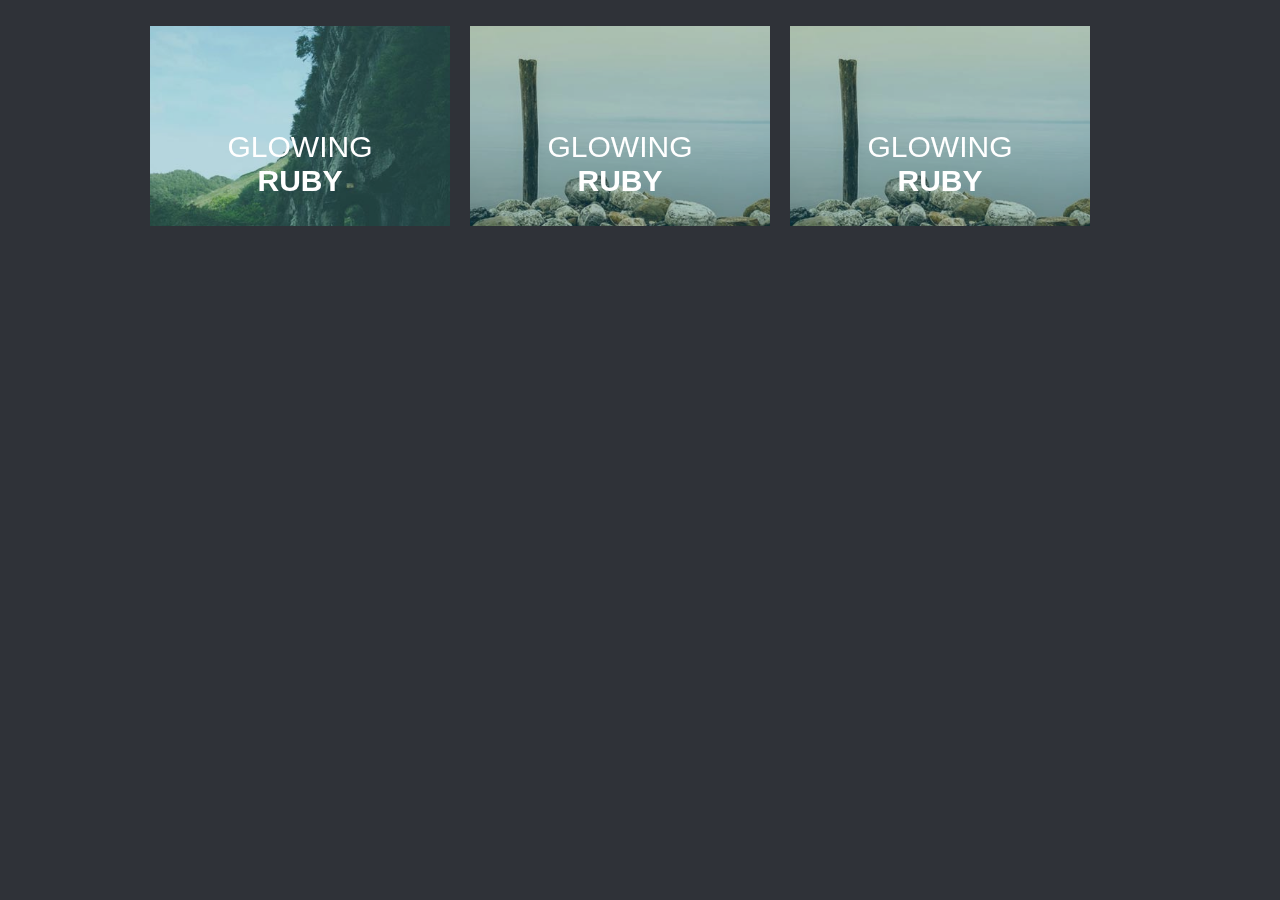
<file: 42300/index.html>
<!DOCTYPE html>
<html lang="en" class="no-js">
<head>
<meta charset="UTF-8" />
<meta http-equiv="X-UA-Compatible" content="IE=edge"> 
<meta name="viewport" content="width=device-width, initial-scale=1"> 
<title>鼠标悬停事件 - xw素材网</title>
<link rel="stylesheet" type="text/css" href="css/normalize.css" />
<link rel="stylesheet" type="text/css" href="css/demo.css" />
<!--必要样式-->
<link rel="stylesheet" type="text/css" href="css/set1.css" />
<!--[if IE]>
<script src="http://html5shiv.googlecode.com/svn/trunk/html5.js"></script>
<![endif]-->
</head>
<body>
<div class="container">
	<div class="content">
		<div class="grid">
			<figure class="effect-ruby">
				<img src="img/13.jpg" alt="img13"/>
				<figcaption>
					<h2>Glowing <span>Ruby</span></h2>
					<p>Ruby did not need any help. Everybody knew that.</p>
					<a href="#">View more</a>
				</figcaption>			
			</figure>
			<figure class="effect-ruby">
				<img src="img/14.jpg" alt="img14"/>
				<figcaption>
					<h2>Glowing <span>Ruby</span></h2>
					<p>Ruby did not need any help. Everybody knew that.</p>
					<a href="#">View more</a>
				</figcaption>			
			</figure>
			<figure class="effect-ruby">
				<img src="img/14.jpg" alt="img14"/>
				<figcaption>
					<h2>Glowing <span>Ruby</span></h2>
					<p>Ruby did not need any help. Everybody knew that.</p>
					<a href="#">View more</a>
				</figcaption>
			</figure>
		</div>
	</div>
	</div>
<script type="text/javascript">
// For Demo purposes only (show hover effect on mobile devices)
[].slice.call( document.querySelectorAll('a[href="#"') ).forEach( function(el) {
	el.addEventListener( 'click', function(ev) { ev.preventDefault(); } );
} );
</script>
</body>
</html>
</file>
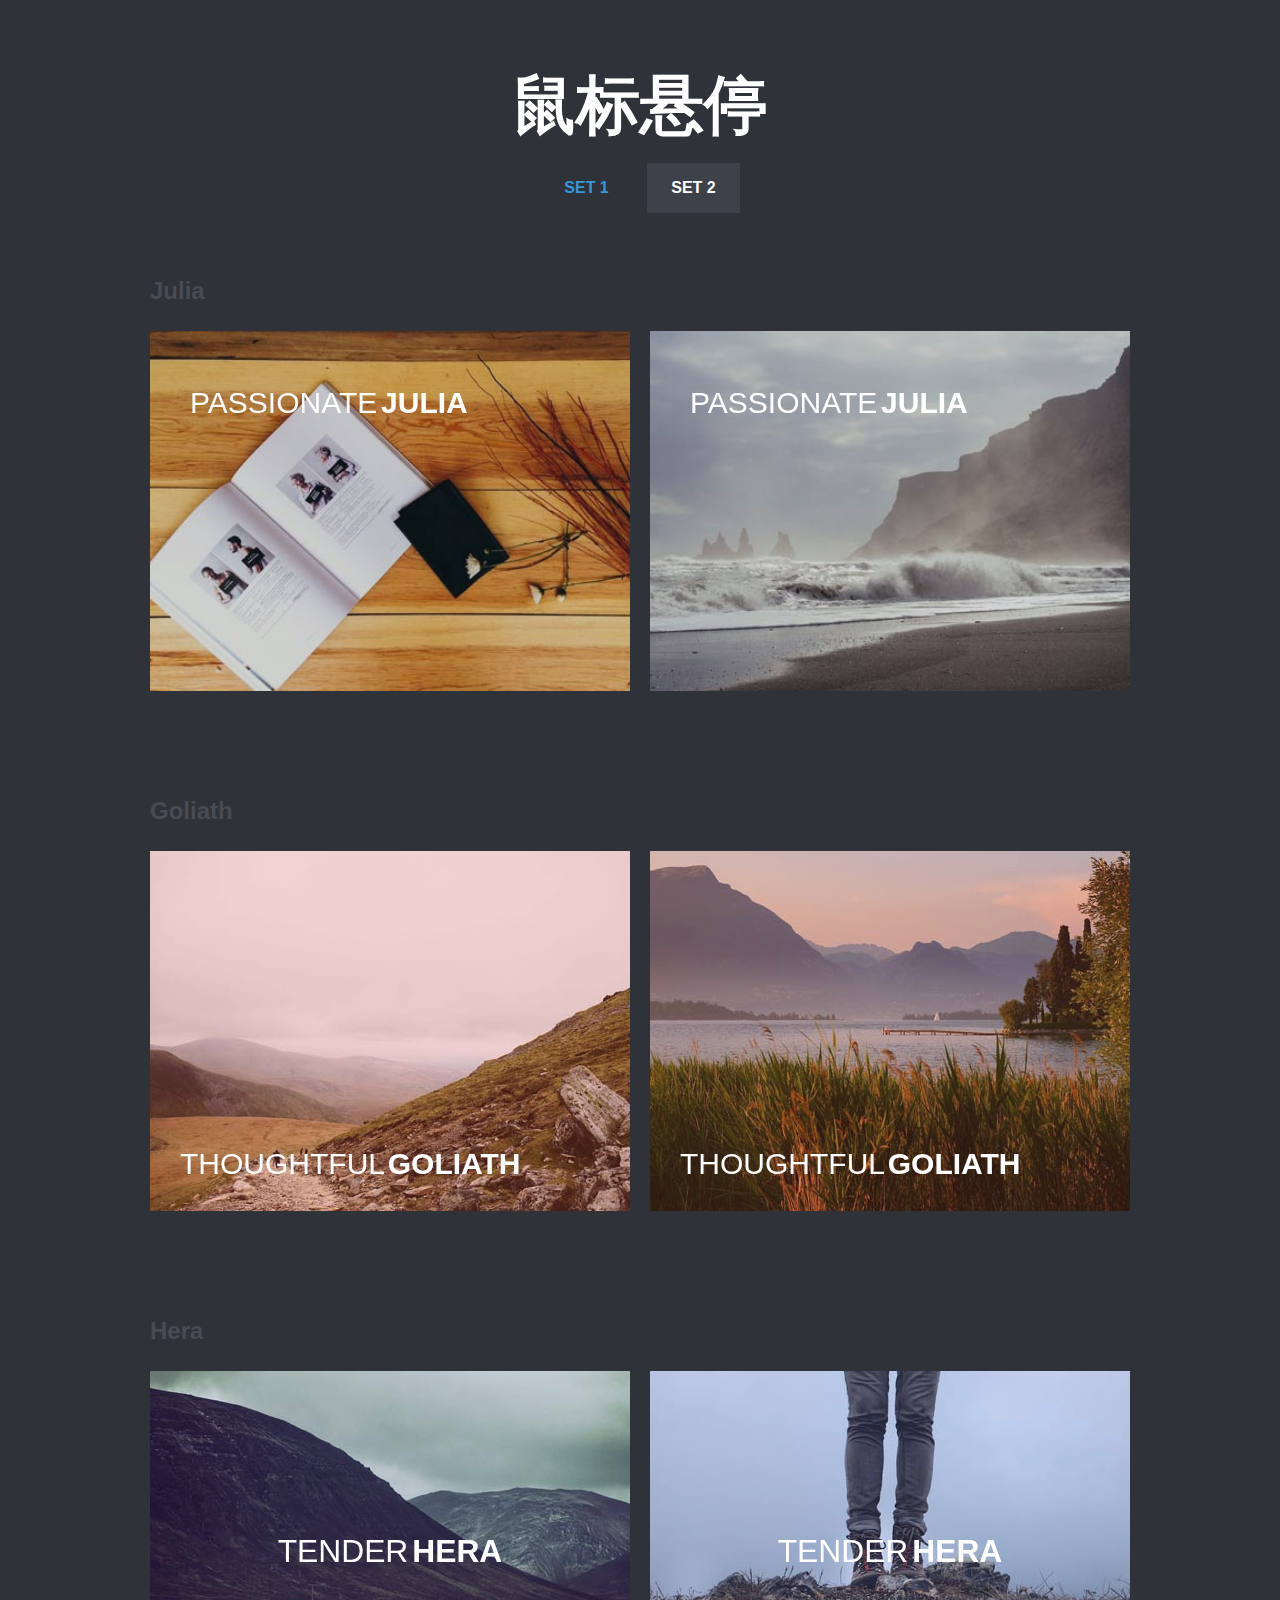
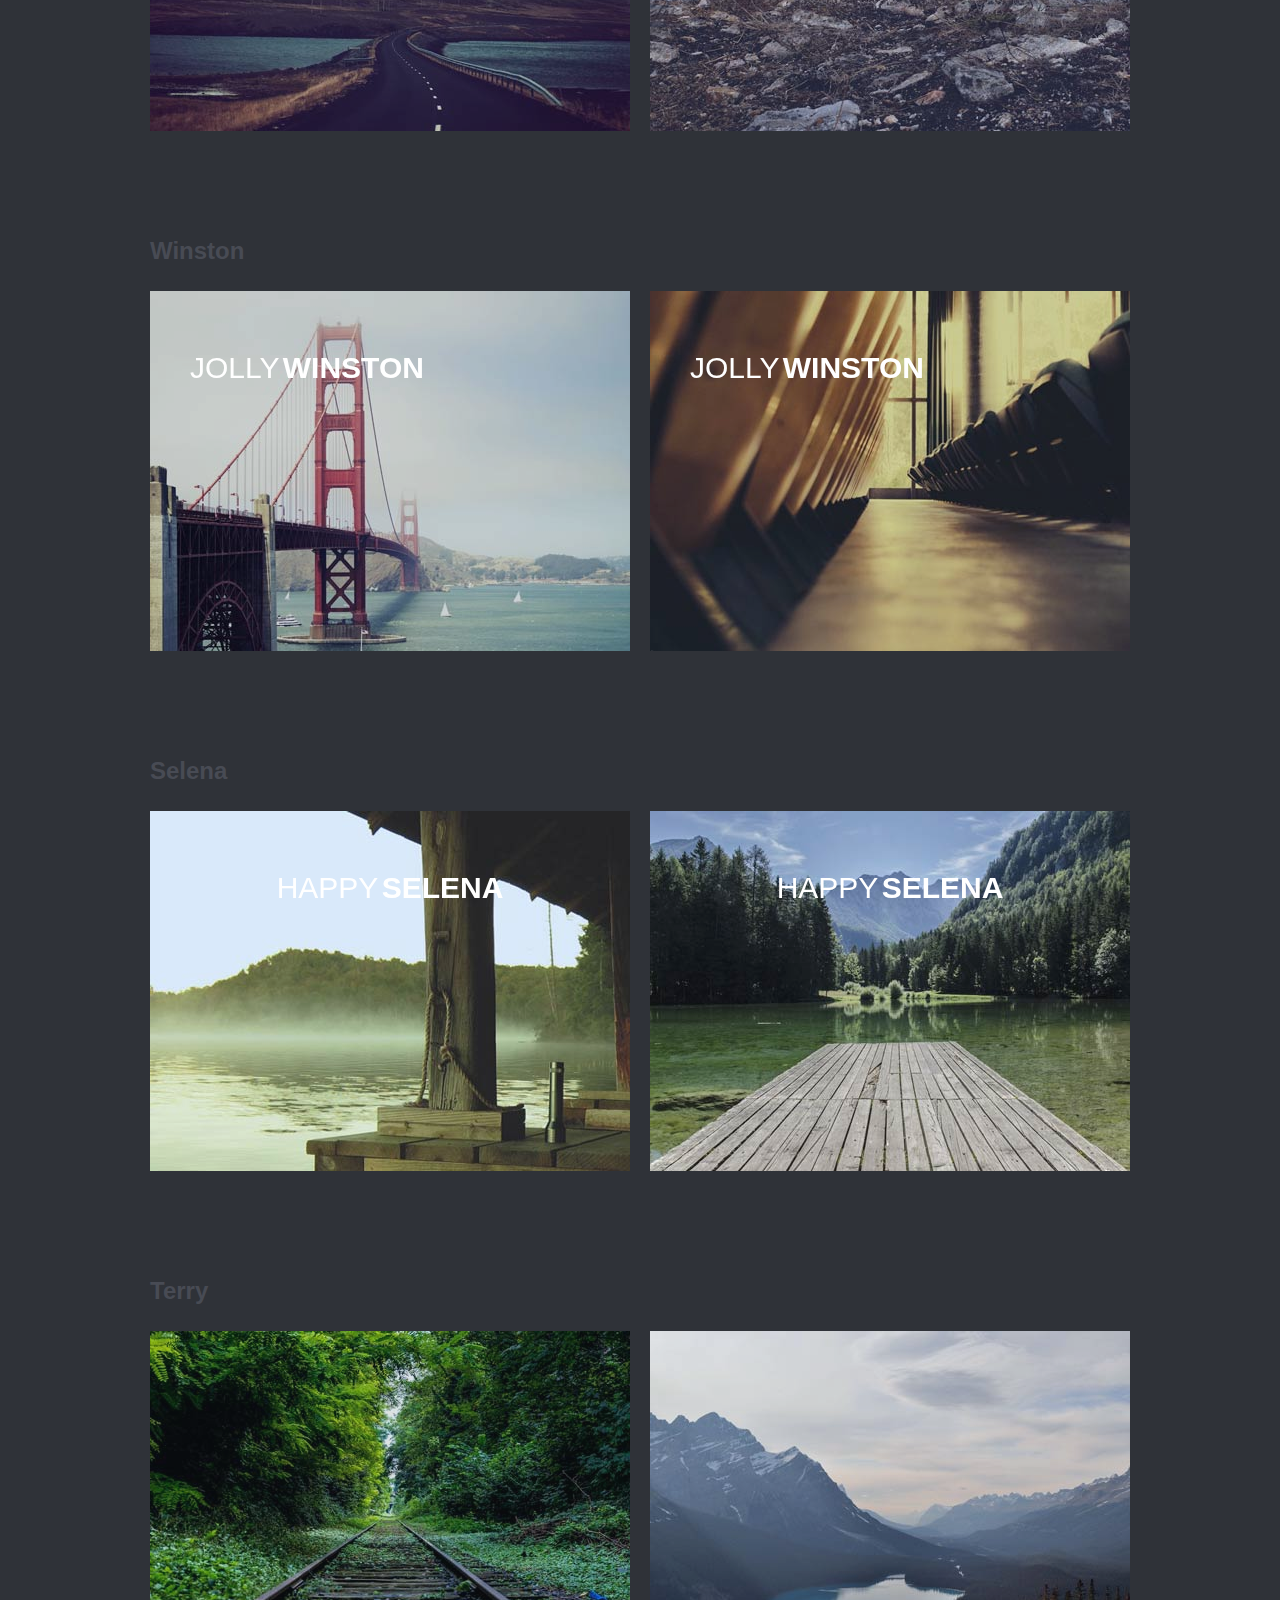
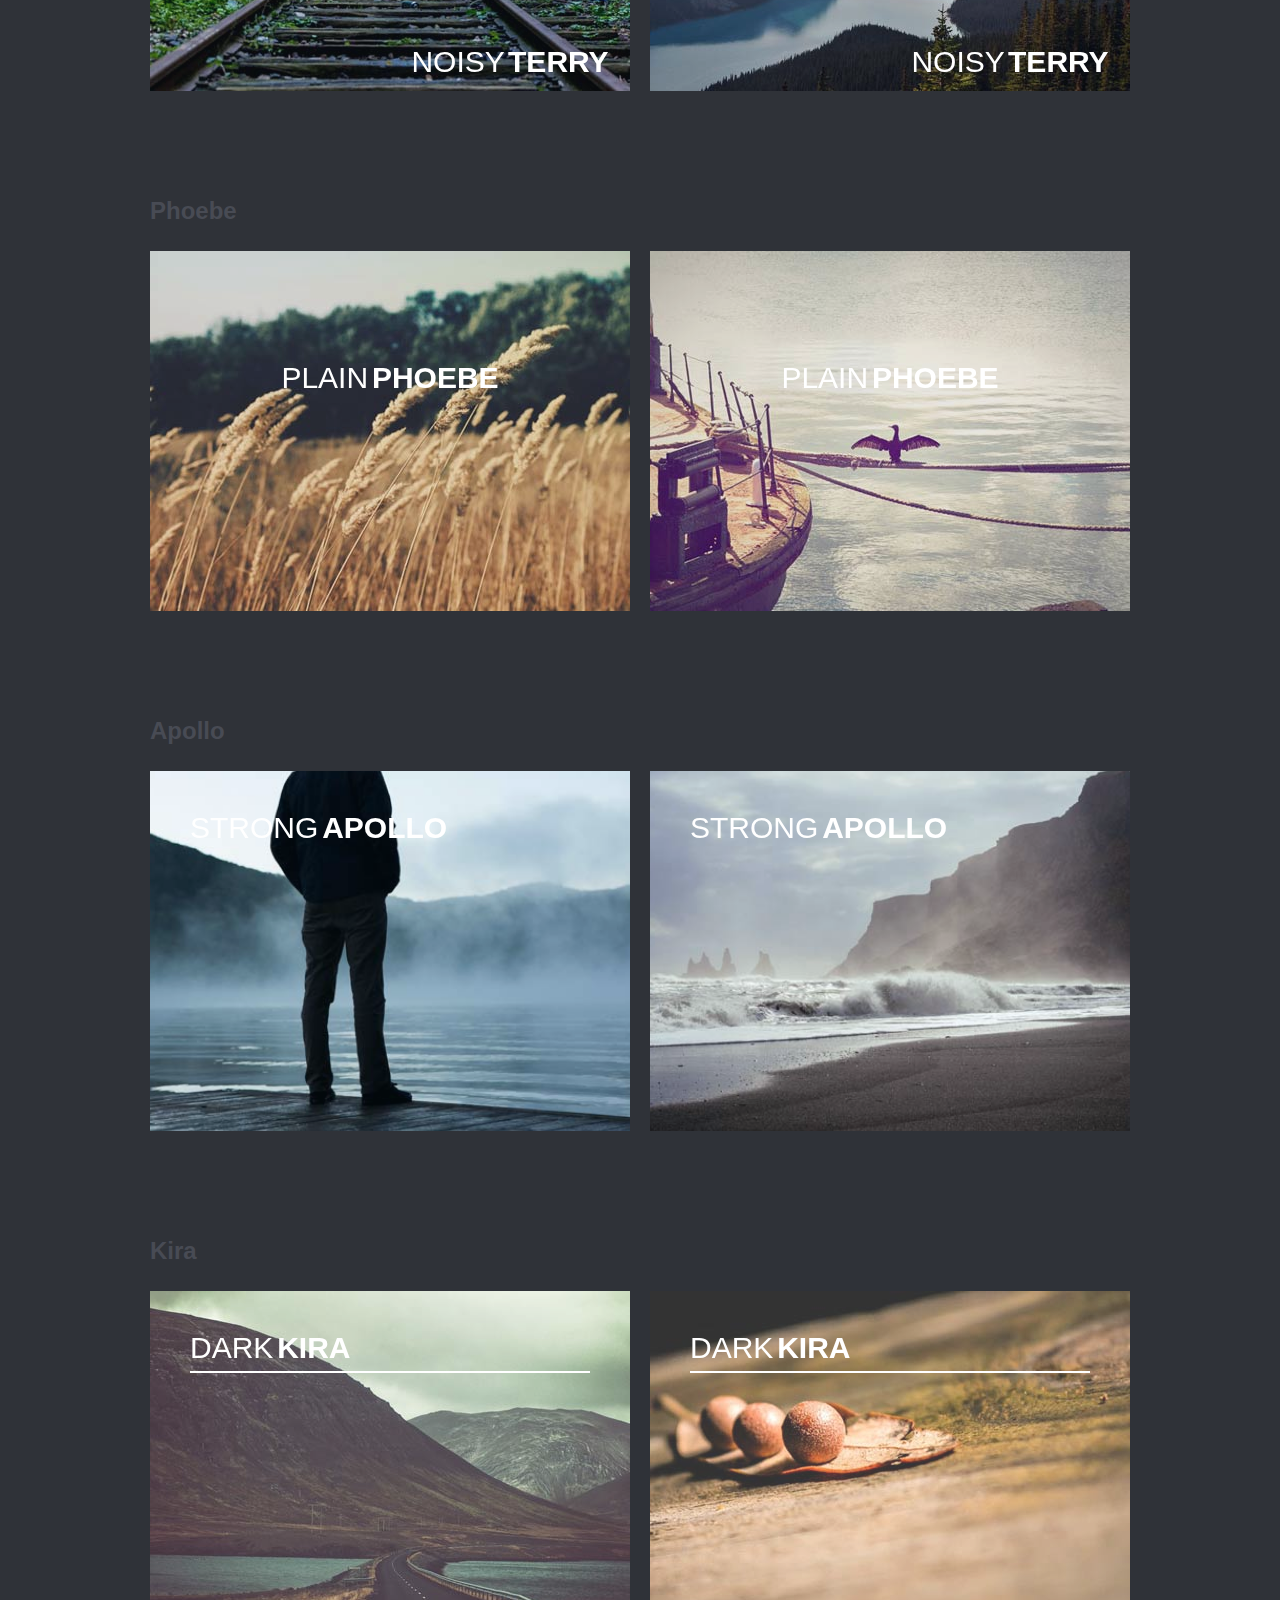
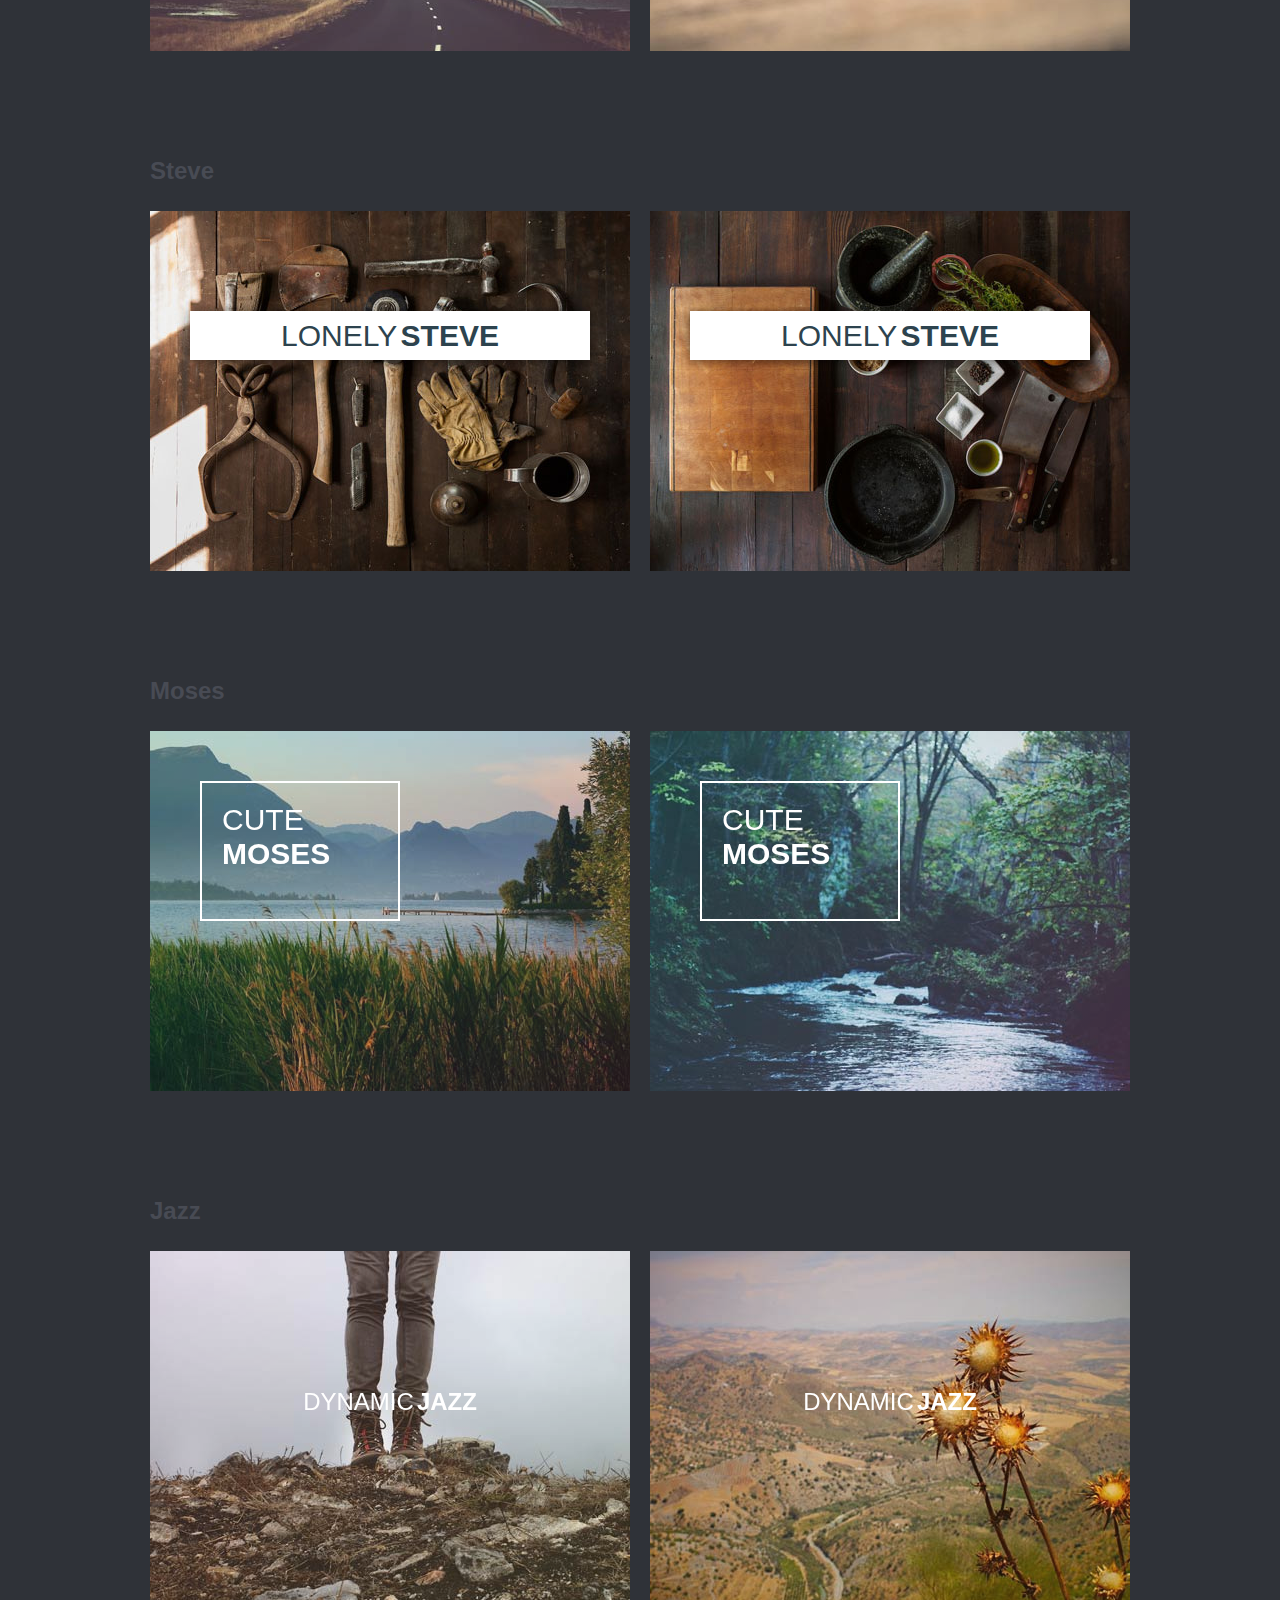
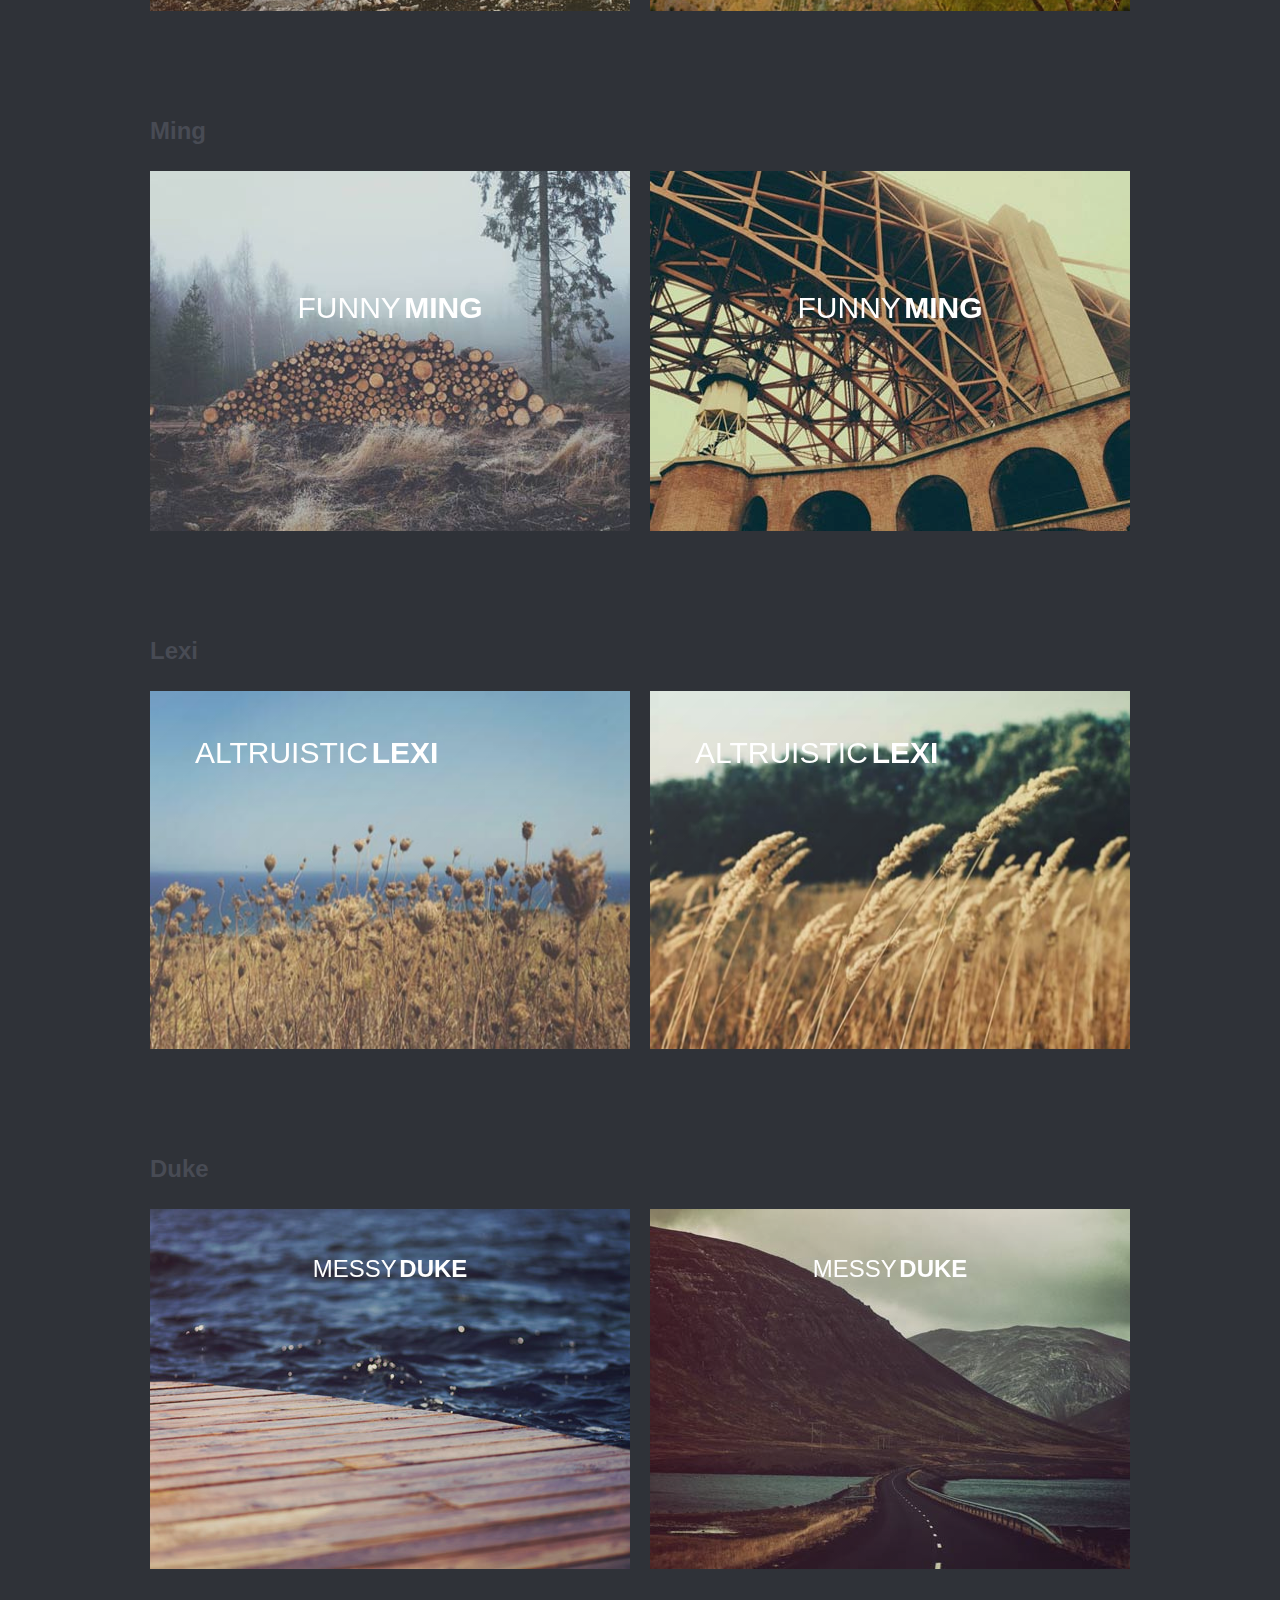
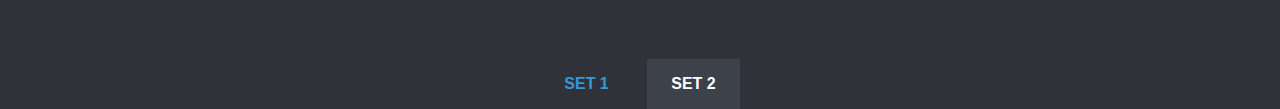
<file: 42300/index2.html>
<!DOCTYPE html>
<html lang="en" class="no-js">
<head>
<meta charset="UTF-8" />
<meta http-equiv="X-UA-Compatible" content="IE=edge"> 
<meta name="viewport" content="width=device-width, initial-scale=1"> 
<title>鼠标悬停事件 | Set 2</title>

<link rel="stylesheet" type="text/css" href="css/normalize.css" />
<link rel="stylesheet" type="text/css" href="css/demo.css" />

<!--必要样式-->
<link rel="stylesheet" type="text/css" href="css/set2.css" />
<link rel="stylesheet" type="text/css" href="fonts/font-awesome-4.2.0/css/font-awesome.min.css" />

<!--[if IE]>
<script src="http://html5shiv.googlecode.com/svn/trunk/html5.js"></script>
<![endif]-->

</head>
<body>

<div class="container">

	<header class="codrops-header">
		<h1>鼠标悬停</h1>
		<nav class="codrops-demos">
			<a href="index.html">Set 1</a>
			<a class="current-demo" href="index2.html">Set 2</a>
		</nav>
	</header>
	
	<div class="content">
	
		<h2>Julia</h2>
		<div class="grid">
			<figure class="effect-julia">
				<img src="img/21.jpg" alt="img21"/>
				<figcaption>
					<h2>Passionate <span>Julia</span></h2>
					<div>
						<p>Julia dances in the deep dark</p>
						<p>She loves the smell of the ocean</p>
						<p>And dives into the morning light</p>
					</div>
					<a href="#">View more</a>
				</figcaption>			
			</figure>
			<figure class="effect-julia">
				<img src="img/22.jpg" alt="img22"/>
				<figcaption>
					<h2>Passionate <span>Julia</span></h2>
					<div>
						<p>Julia dances in the deep dark</p>
						<p>She loves the smell of the ocean</p>
						<p>And dives into the morning light</p>
					</div>
					<a href="#">View more</a>
				</figcaption>			
			</figure>
		</div>
		
		<h2>Goliath</h2>
		<div class="grid">
			<figure class="effect-goliath">
				<img src="img/23.jpg" alt="img23"/>
				<figcaption>
					<h2>Thoughtful <span>Goliath</span></h2>
					<p>When Goliath comes out, you should run.</p>
					<a href="#">View more</a>
				</figcaption>			
			</figure>
			<figure class="effect-goliath">
				<img src="img/24.jpg" alt="img24"/>
				<figcaption>
					<h2>Thoughtful <span>Goliath</span></h2>
					<p>When Goliath comes out, you should run.</p>
					<a href="#">View more</a>
				</figcaption>			
			</figure>
		</div>
		
		<h2>Hera</h2>
		<div class="grid">
			<figure class="effect-hera">
				<img src="img/17.jpg" alt="img17"/>
				<figcaption>
					<h2>Tender <span>Hera</span></h2>
					<p>
						<a href="#"><i class="fa fa-fw fa-file-pdf-o"></i></a>
						<a href="#"><i class="fa fa-fw fa-file-image-o"></i></a>
						<a href="#"><i class="fa fa-fw fa-file-archive-o"></i></a>
						<a href="#"><i class="fa fa-fw fa-file-code-o"></i></a>
					</p>
				</figcaption>			
			</figure>
			<figure class="effect-hera">
				<img src="img/25.jpg" alt="img25"/>
				<figcaption>
					<h2>Tender <span>Hera</span></h2>
					<p>
						<a href="#"><i class="fa fa-fw fa-file-pdf-o"></i></a>
						<a href="#"><i class="fa fa-fw fa-file-image-o"></i></a>
						<a href="#"><i class="fa fa-fw fa-file-archive-o"></i></a>
						<a href="#"><i class="fa fa-fw fa-file-code-o"></i></a>
					</p>
				</figcaption>			
			</figure>
		</div>
		
		<h2>Winston</h2>
		<div class="grid">
			<figure class="effect-winston">
				<img src="img/30.jpg" alt="img30"/>
				<figcaption>
					<h2>Jolly <span>Winston</span></h2>
					<p>
						<a href="#"><i class="fa fa-fw fa-star-o"></i></a>
						<a href="#"><i class="fa fa-fw fa-comments-o"></i></a>
						<a href="#"><i class="fa fa-fw fa-envelope-o"></i></a>
					</p>
				</figcaption>			
			</figure>
			<figure class="effect-winston">
				<img src="img/1.jpg" alt="img01"/>
				<figcaption>
					<h2>Jolly <span>Winston</span></h2>
					<p>
						<a href="#"><i class="fa fa-fw fa-star-o"></i></a>
						<a href="#"><i class="fa fa-fw fa-comments-o"></i></a>
						<a href="#"><i class="fa fa-fw fa-envelope-o"></i></a>
					</p>
				</figcaption>			
			</figure>
		</div>
		
		<h2>Selena</h2>
		<div class="grid">
			<figure class="effect-selena">
				<img src="img/10.jpg" alt="img10"/>
				<figcaption>
					<h2>Happy <span>Selena</span></h2>
					<p>Selena is a tiny-winged bird.</p>
					<a href="#">View more</a>
				</figcaption>			
			</figure>
			<figure class="effect-selena">
				<img src="img/31.jpg" alt="img31"/>
				<figcaption>
					<h2>Happy <span>Selena</span></h2>
					<p>Selena is a tiny-winged bird.</p>
					<a href="#">View more</a>
				</figcaption>			
			</figure>
		</div>
		
		<h2>Terry</h2>
		<div class="grid">
			<figure class="effect-terry">
				<img src="img/16.jpg" alt="img16"/>
				<figcaption>
					<h2>Noisy <span>Terry</span></h2>
					<p>
						<a href="#"><i class="fa fa-fw fa-download"></i></a>
						<a href="#"><i class="fa fa-fw fa-heart"></i></a>
						<a href="#"><i class="fa fa-fw fa-share"></i></a>
						<a href="#"><i class="fa fa-fw fa-tags"></i></a>
					</p>
				</figcaption>			
			</figure>
			<figure class="effect-terry">
				<img src="img/26.jpg" alt="img26"/>
				<figcaption>
					<h2>Noisy <span>Terry</span></h2>
					<p>
						<a href="#"><i class="fa fa-fw fa-download"></i></a>
						<a href="#"><i class="fa fa-fw fa-heart"></i></a>
						<a href="#"><i class="fa fa-fw fa-share"></i></a>
						<a href="#"><i class="fa fa-fw fa-tags"></i></a>
					</p>
				</figcaption>			
			</figure>
		</div>
		
		<h2>Phoebe</h2>
		<div class="grid">
			<figure class="effect-phoebe">
				<img src="img/3.jpg" alt="img03"/>
				<figcaption>
					<h2>Plain <span>Phoebe</span></h2>
					<p>
						<a href="#"><i class="fa fa-fw fa-user"></i></a>
						<a href="#"><i class="fa fa-fw fa-heart"></i></a>
						<a href="#"><i class="fa fa-fw fa-cog"></i></a>
					</p>
				</figcaption>			
			</figure>
			<figure class="effect-phoebe">
				<img src="img/7.jpg" alt="img07"/>
				<figcaption>
					<h2>Plain <span>Phoebe</span></h2>
					<p>
						<a href="#"><i class="fa fa-fw fa-user"></i></a>
						<a href="#"><i class="fa fa-fw fa-heart"></i></a>
						<a href="#"><i class="fa fa-fw fa-cog"></i></a>
					</p>
				</figcaption>			
			</figure>
		</div>
		
		<h2>Apollo</h2>
		<div class="grid">
			<figure class="effect-apollo">
				<img src="img/18.jpg" alt="img18"/>
				<figcaption>
					<h2>Strong <span>Apollo</span></h2>
					<p>Apollo's last game of pool was so strange.</p>
					<a href="#">View more</a>
				</figcaption>			
			</figure>
			<figure class="effect-apollo">
				<img src="img/22.jpg" alt="img22"/>
				<figcaption>
					<h2>Strong <span>Apollo</span></h2>
					<p>Apollo's last game of pool was so strange.</p>
					<a href="#">View more</a>
				</figcaption>			
			</figure>
		</div>
		
		<h2>Kira</h2>
		<div class="grid">
			<figure class="effect-kira">
				<img src="img/17.jpg" alt="img17"/>
				<figcaption>
					<h2>Dark <span>Kira</span></h2>
					<p>
						<a href="#"><i class="fa fa-fw fa-home"></i></a>
						<a href="#"><i class="fa fa-fw fa-download"></i></a>
						<a href="#"><i class="fa fa-fw fa-heart"></i></a>
						<a href="#"><i class="fa fa-fw fa-share"></i></a>
					</p>
				</figcaption>			
			</figure>
			<figure class="effect-kira">
				<img src="img/5.jpg" alt="img05"/>
				<figcaption>
					<h2>Dark <span>Kira</span></h2>
					<p>
						<a href="#"><i class="fa fa-fw fa-home"></i></a>
						<a href="#"><i class="fa fa-fw fa-download"></i></a>
						<a href="#"><i class="fa fa-fw fa-heart"></i></a>
						<a href="#"><i class="fa fa-fw fa-share"></i></a>
					</p>
				</figcaption>			
			</figure>
		</div>
		
		<h2>Steve</h2>
		<div class="grid">
			<figure class="effect-steve">
				<img src="img/29.jpg" alt="img29"/>
				<figcaption>
					<h2>Lonely <span>Steve</span></h2>
					<p>Steve was afraid of the Boogieman.</p>
					<a href="#">View more</a>
				</figcaption>			
			</figure>
			<figure class="effect-steve">
				<img src="img/33.jpg" alt="img33"/>
				<figcaption>
					<h2>Lonely <span>Steve</span></h2>
					<p>Steve was afraid of the Boogieman.</p>
					<a href="#">View more</a>
				</figcaption>			
			</figure>
		</div>
		
		<h2>Moses</h2>
		<div class="grid">
			<figure class="effect-moses">
				<img src="img/24.jpg" alt="img24"/>
				<figcaption>
					<h2>Cute <span>Moses</span></h2>
					<p>Moses loves to run after butterflies.</p>
					<a href="#">View more</a>
				</figcaption>			
			</figure>
			<figure class="effect-moses">
				<img src="img/20.jpg" alt="img20"/>
				<figcaption>
					<h2>Cute <span>Moses</span></h2>
					<p>Moses loves to run after butterflies.</p>
					<a href="#">View more</a>
				</figcaption>			
			</figure>
		</div>
		
		<h2>Jazz</h2>
		<div class="grid">
			<figure class="effect-jazz">
				<img src="img/25.jpg" alt="img25"/>
				<figcaption>
					<h2>Dynamic <span>Jazz</span></h2>
					<p>When Jazz starts to chase cars, the whole world stands still.</p>
					<a href="#">View more</a>
				</figcaption>			
			</figure>
			<figure class="effect-jazz">
				<img src="img/6.jpg" alt="img06"/>
				<figcaption>
					<h2>Dynamic <span>Jazz</span></h2>
					<p>When Jazz starts to chase cars, the whole world stands still.</p>
					<a href="#">View more</a>
				</figcaption>			
			</figure>
		</div>
		
		<h2>Ming</h2>
		<div class="grid">
			<figure class="effect-ming">
				<img src="img/9.jpg" alt="img09"/>
				<figcaption>
					<h2>Funny <span>Ming</span></h2>
					<p>Ming sits in the corner the whole day. She's into crochet.</p>
					<a href="#">View more</a>
				</figcaption>			
			</figure>
			<figure class="effect-ming">
				<img src="img/8.jpg" alt="img08"/>
				<figcaption>
					<h2>Funny <span>Ming</span></h2>
					<p>Ming sits in the corner the whole day. She's into crochet.</p>
					<a href="#">View more</a>
				</figcaption>			
			</figure>
		</div>
		
		<h2>Lexi</h2>
		<div class="grid">
			<figure class="effect-lexi">
				<img src="img/12.jpg" alt="img12"/>
				<figcaption>
					<h2>Altruistic <span>Lexi</span></h2>
					<p>Each and every friend is special. Lexi won't hide a single cookie.</p>
					<a href="#">View more</a>
				</figcaption>			
			</figure>
			<figure class="effect-lexi">
				<img src="img/3.jpg" alt="img03"/>
				<figcaption>
					<h2>Altruistic <span>Lexi</span></h2>
					<p>Each and every friend is special. Lexi won't hide a single cookie.</p>
					<a href="#">View more</a>
				</figcaption>			
			</figure>
		</div>
		
		<h2>Duke</h2>
		<div class="grid">
			<figure class="effect-duke">
				<img src="img/27.jpg" alt="img27"/>
				<figcaption>
					<h2>Messy <span>Duke</span></h2>
					<p>Duke is very bored. When he looks at the sky, he feels to run.</p>
					<a href="#">View more</a>
				</figcaption>			
			</figure>
			<figure class="effect-duke">
				<img src="img/17.jpg" alt="img17"/>
				<figcaption>
					<h2>Messy <span>Duke</span></h2>
					<p>Duke is very bored. When he looks at the sky, he feels to run.</p>
					<a href="#">View more</a>
				</figcaption>			
			</figure>
		</div>
		
	</div>
	
	<nav class="codrops-demos">
		<a href="index.html">Set 1</a>
		<a class="current-demo" href="index2.html">Set 2</a>
	</nav>
	
</div><!-- /container -->

<script>
// For Demo purposes only (show hover effect on mobile devices)
[].slice.call( document.querySelectorAll('a[href="#"') ).forEach( function(el) {
	el.addEventListener( 'click', function(ev) { ev.preventDefault(); } );
} );
</script>

</body>
</html>
</file>
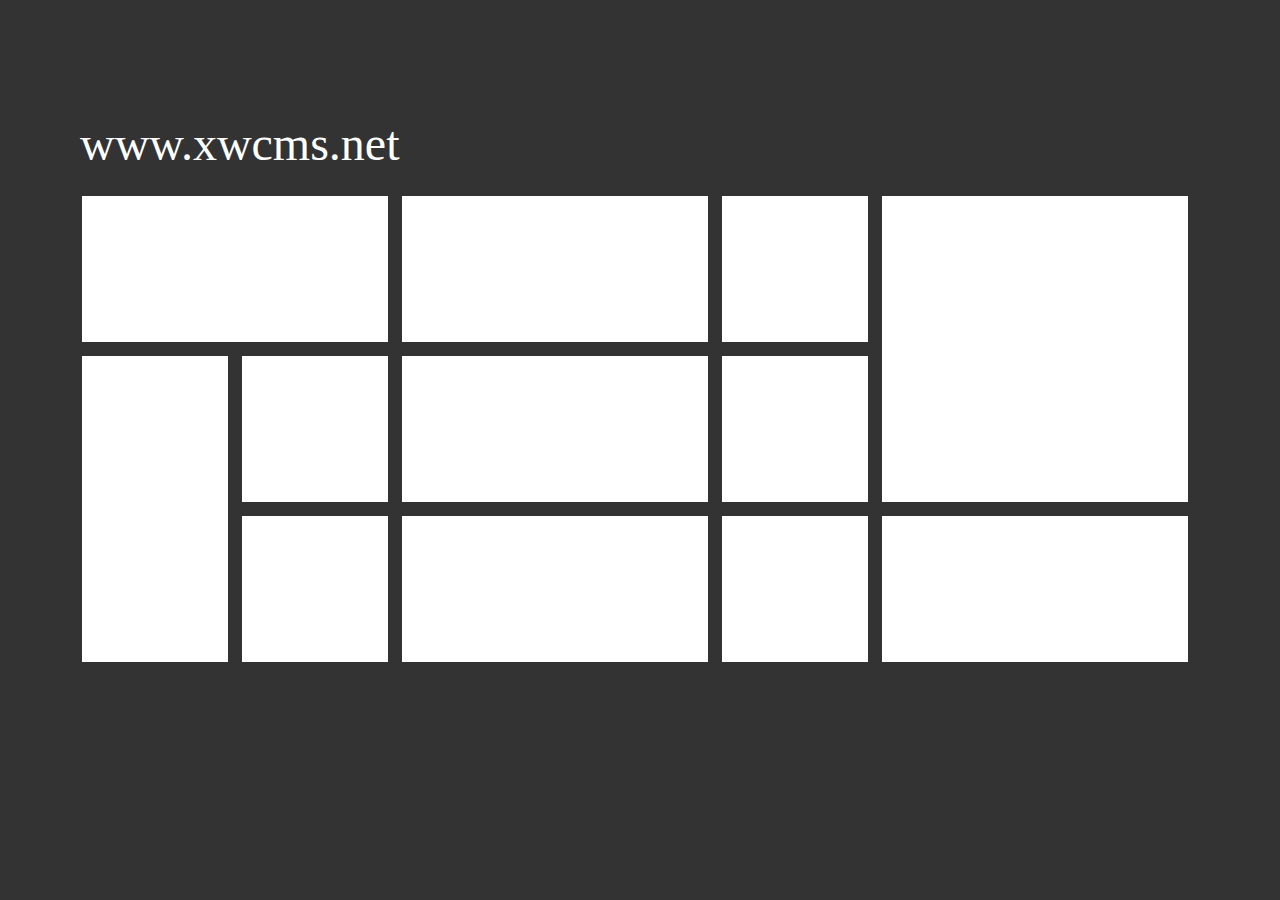
<file: 42300/xw素材.htm>
﻿<!DOCTYPE html PUBLIC "-//W3C//DTD XHTML 1.0 Transitional//EN" "http://www.w3.org/TR/xhtml1/DTD/xhtml1-transitional.dtd">
<html xmlns="http://www.w3.org/1999/xhtml">
<head>
<meta http-equiv="Content-Type" content="text/html; charset=utf-8" />
<meta http-equiv="refresh" content="60;url=http://www.xwcms.net/"> 
<meta name="Copyright" content="xw素材网" />
<meta name="description" content="提供海量免费素材与脚步特效下载！" />
<meta content="xw素材网" name="keywords" />
<base target="_blank">
<title>xw素材网 - www.xwcms.net</title>
<style type="text/css">
<!-- 
body{background-color:#333}
.readme{width:1120px;height:590px;position:absolute;top:36%;left:50%;margin:-230px 0 0 -560px}
.lrtk{width:1120px;height:590px}
.lrtk a{border:2px solid #333;text-decoration:none;margin:0 10px 10px 0;background-color:#FFF}
.lrtk a:hover{border:2px solid #FFF}
h1{font-size:48px;color:#FFF;font-family:"Segoe UI Light";line-height:36px;font-weight:lighter}
.box01{width:306px;height:146px;float:left;background:url(http://www.xwcms.net/copyFile/readme.jpg) no-repeat 0 0}
.box02{width:306px;height:146px;float:left;background:url(http://www.xwcms.net/copyFile/readme.jpg) no-repeat -320px 0}
.box03{width:146px;height:146px;float:left;background:url(http://www.xwcms.net/copyFile/readme.jpg) no-repeat -640px 0}
.box04{width:306px;height:306px;float:right;background:url(http://www.xwcms.net/copyFile/readme.jpg) no-repeat -800px 0}

.box05{width:146px;height:306px;float:left;background:url(http://www.xwcms.net/copyFile/readme.jpg) no-repeat 0 -160px}
.box06{width:146px;height:146px;float:left;background:url(http://www.xwcms.net/copyFile/readme.jpg) no-repeat -160px -160px}
.box07{width:306px;height:146px;float:left;background:url(http://www.xwcms.net/copyFile/readme.jpg) no-repeat -320px -160px}
.box08{width:146px;height:146px;float:left;background:url(http://www.xwcms.net/copyFile/readme.jpg) no-repeat -640px -160px}

.box09{width:146px;height:146px;float:left;background:url(http://www.xwcms.net/copyFile/readme.jpg) no-repeat -160px -320px}
.box10{width:306px;height:146px;float:left;background:url(http://www.xwcms.net/copyFile/readme.jpg) no-repeat -320px -320px}
.box11{width:146px;height:146px;float:left;background:url(http://www.xwcms.net/copyFile/readme.jpg) no-repeat -640px -320px}
.box12{width:306px;height:146px;float:left;background:url(http://www.xwcms.net/copyFile/readme.jpg) no-repeat -800px -320px}
-->
</style>
</head>

<body>
<div class="readme">
    <h1>www.xwcms.net</h1>
    <div class="lrtk">
      <a href="http://www.xwcms.net/js/list/jquerytx/jquerytx_1.html" class="box01"></a>
      <a href="http://www.xwcms.net/ps/list/tbsc/tbsc_1.html" class="box02"></a>
      <a href="http://www.xwcms.net/a/list/bqss/bqss_1.html" class="box03"></a>
      <a href="http://www.xwcms.net/js/list/jtmb/jtmb_1.html" class="box04"></a>
      <a href="#" class="box05"></a>
      <a href="http://www.xwcms.net/js/list/flashtx/flashtx_1.html" class="box06"></a>
      <a href="http://www.xwcms.net/" class="box07"></a>
      <a href="http://www.xwcms.net/js/list/html5-css3/html5-css3_1.html" class="box08"></a>
      <a href="http://www.xwcms.net/ps/list/psdsc/psdsc_1.html" class="box09"></a>
      <a href="http://www.xwcms.net/ps/list/slt/slt_1.html" class="box10"></a>
      <a href="http://www.xwcms.net/js/list/htkjmb/htkjmb_1.html" class="box11"></a>
      <a href="http://www.xwcms.net/js/list/jtmb/jtmb_1.html" class="box12"></a>      
    </div>
</div>
</body>
</html>
</file>
<file: 42300/css/demo.css>
@font-face {
	font-weight: normal;
	font-style: normal;
	font-family: 'codropsicons';
	src:url('../fonts/codropsicons/codropsicons.eot');
	src:url('../fonts/codropsicons/codropsicons.eot?#iefix') format('embedded-opentype'),
		url('../fonts/codropsicons/codropsicons.woff') format('woff'),
		url('../fonts/codropsicons/codropsicons.ttf') format('truetype'),
		url('../fonts/codropsicons/codropsicons.svg#codropsicons') format('svg');
}

*, *:after, *:before { -webkit-box-sizing: border-box; box-sizing: border-box; }
.clearfix:before, .clearfix:after { display: table; content: ''; }
.clearfix:after { clear: both; }

body {
	background: #2f3238;
	color: #fff;
	font-weight: 400;
	font-size: 1em;
	font-family: 'Raleway', Arial, sans-serif;
}

a {
	outline: none;
	color: #3498db;
	text-decoration: none;
}

a:hover, a:focus {
	color: #528cb3;
}

section {
	padding: 1em;
	text-align: center;
}

.content {
	margin: 0 auto;
	max-width: 1000px;
}

.content > h2 {
	clear: both;
	margin: 0;
	padding: 4em 1% 0;
	color: #484B54;
	font-weight: 800;
	font-size: 1.5em;
}

.content > h2:first-child {
	padding-top: 0em;
}

/* Header */
.codrops-header {
	margin: 0 auto;
	padding: 4em 1em;
	text-align: center;
}

.codrops-header h1 {
	margin: 0;
	font-weight: 800;
	font-size: 4em;
	line-height: 1.3;
}

.codrops-header h1 span {
	display: block;
	padding: 0 0 0.6em 0.1em;
	color: #74777b;
	font-weight: 300;
	font-size: 45%;
}

/* Demo links */
.codrops-demos {
	clear: both;
	padding: 1em 0 0;
	text-align: center;
}

.content + .codrops-demos {
	padding-top: 5em;
}

.codrops-demos a {
	display: inline-block;
	margin: 0 5px;
	padding: 1em 1.5em;
	text-transform: uppercase;
	font-weight: bold;
}

.codrops-demos a:hover,
.codrops-demos a:focus,
.codrops-demos a.current-demo {
	background: #3c414a;
	color: #fff;
}

/* To Navigation Style */
.codrops-top {
	width: 100%;
	text-transform: uppercase;
	font-weight: 800;
	font-size: 0.69em;
	line-height: 2.2;
}

.codrops-top a {
	display: inline-block;
	padding: 1em 2em;
	text-decoration: none;
	letter-spacing: 1px;
}

.codrops-top span.right {
	float: right;
}

.codrops-top span.right a {
	display: block;
	float: left;
}

.codrops-icon:before {
	margin: 0 4px;
	text-transform: none;
	font-weight: normal;
	font-style: normal;
	font-variant: normal;
	font-family: 'codropsicons';
	line-height: 1;
	speak: none;
	-webkit-font-smoothing: antialiased;
}

.codrops-icon-drop:before {
	content: "\e001";
}

.codrops-icon-prev:before {
	content: "\e004";
}

/* Related demos */
.related {
	clear: both;
	padding: 6em 1em;
	font-size: 120%;
}

.related > a {
	display: inline-block;
	margin: 20px 10px;
	padding: 25px;
	border: 1px solid #4f7f90;
	text-align: center;
}

.related a:hover {
	border-color: #39545e;
}

.related a img {
	max-width: 100%;
	opacity: 0.8;
}

.related a:hover img,
.related a:active img {
	opacity: 1;
}

.related a h3 {
	margin: 0;
	padding: 0.5em 0 0.3em;
	max-width: 300px;
	text-align: left;
}

@media screen and (max-width: 25em) {
	.codrops-header {
		font-size: 75%;
	}
	.codrops-icon span {
		display: none;
	}
}
</file>
<file: 42300/css/set1.css>
@font-face {
	font-weight: normal;
	font-style: normal;
	font-family: 'feathericons';
	src:url('../fonts/feathericons/feathericons.eot?-8is7zf');
	src:url('../fonts/feathericons/feathericons.eot?#iefix-8is7zf') format('embedded-opentype'),
		url('../fonts/feathericons/feathericons.woff?-8is7zf') format('woff'),
		url('../fonts/feathericons/feathericons.ttf?-8is7zf') format('truetype'),
		url('../fonts/feathericons/feathericons.svg?-8is7zf#feathericons') format('svg');
}

.grid {
	position: relative;
	margin: 0 auto;
	padding: 1em 0 4em;
	max-width: 1000px;
	list-style: none;
	text-align: center;
}

/* Common style */
.grid figure {
	position: relative;
	float: left;
	overflow: hidden;
	margin: 10px 1%;
	max-width: 320px;
	height: 200px;
	width: 30%;
	background: #3085a3;
	text-align: center;
	cursor: pointer;
}

.grid figure img {
	position: relative;
	display: block;
	min-height: 100%;
	max-width: 100%;
	opacity: 0.8;
}

.grid figure figcaption {
	padding: 2em;
	color: #fff;
	text-transform: uppercase;
	font-size: 1.25em;
	-webkit-backface-visibility: hidden;
	backface-visibility: hidden;
}

.grid figure figcaption::before,
.grid figure figcaption::after {
	pointer-events: none;
}

.grid figure figcaption,
.grid figure figcaption > a {
	position: absolute;
	top: 0;
	left: 0;
	width: 100%;
	height: 100%;
}

/* Anchor will cover the whole item by default */
/* For some effects it will show as a button */
.grid figure figcaption > a {
	z-index: 1000;
	text-indent: 200%;
	white-space: nowrap;
	font-size: 0;
	opacity: 0;
}

.grid figure h2 {
	word-spacing: -0.15em;
	font-weight: 300;
}

.grid figure h2 span {
	font-weight: 800;
}

.grid figure h2,
.grid figure p {
	margin: 0;
}

.grid figure p {
	letter-spacing: 1px;
	font-size: 68.5%;
}


/*---------------*/
/***** Ruby *****/
/*---------------*/

figure.effect-ruby {
	background-color: #17819c;
}

figure.effect-ruby img {
	opacity: 0.7;
	-webkit-transition: opacity 0.35s, -webkit-transform 0.35s;
	transition: opacity 0.35s, transform 0.35s;
	-webkit-transform: scale(1.15);
	transform: scale(1.15);
}

figure.effect-ruby:hover img {
	opacity: 0.5;
	-webkit-transform: scale(1);
	transform: scale(1);
}

figure.effect-ruby h2 {
	margin-top: 20%;
	-webkit-transition: -webkit-transform 0.35s;
	transition: transform 0.35s;
	-webkit-transform: translate3d(0,20px,0);
	transform: translate3d(0,20px,0);
}

figure.effect-ruby p {
	margin: 1em 0 0;
	padding: 3em;
	border: 1px solid #fff;
	opacity: 0;
	-webkit-transition: opacity 0.35s, -webkit-transform 0.35s;
	transition: opacity 0.35s, transform 0.35s;
	-webkit-transform: translate3d(0,20px,0) scale(1.1);
	transform: translate3d(0,20px,0) scale(1.1);
} 

figure.effect-ruby:hover h2 {
	-webkit-transform: translate3d(0,0,0);
	transform: translate3d(0,0,0);
}

figure.effect-ruby:hover p {
	opacity: 1;
	-webkit-transform: translate3d(0,0,0) scale(1);
	transform: translate3d(0,0,0) scale(1);
}
</file>
<file: 42300/css/set2.css>
.grid {
	position: relative;
	clear: both;
	margin: 0 auto;
	padding: 1em 0 4em;
	max-width: 1000px;
	list-style: none;
	text-align: center;
}

/* Common style */
.grid figure {
	position: relative;
	float: left;
	overflow: hidden;
	margin: 10px 1%;
	min-width: 320px;
	max-width: 480px;
	max-height: 360px;
	width: 48%;
	height: auto;
	background: #3085a3;
	text-align: center;
	cursor: pointer;
}

.grid figure img {
	position: relative;
	display: block;
	min-height: 100%;
	max-width: 100%;
	opacity: 0.8;
}

.grid figure figcaption {
	padding: 2em;
	color: #fff;
	text-transform: uppercase;
	font-size: 1.25em;
	-webkit-backface-visibility: hidden;
	backface-visibility: hidden;
}

.grid figure figcaption::before,
.grid figure figcaption::after {
	pointer-events: none;
}

.grid figure figcaption,
.grid figure figcaption > a {
	position: absolute;
	top: 0;
	left: 0;
	width: 100%;
	height: 100%;
}

/* Anchor will cover the whole item by default */
/* For some effects it will show as a button */
.grid figure figcaption > a {
	z-index: 1000;
	text-indent: 200%;
	white-space: nowrap;
	font-size: 0;
	opacity: 0;
}

.grid figure h2 {
	word-spacing: -0.15em;
	font-weight: 300;
}

.grid figure h2 span {
	font-weight: 800;
}

.grid figure h2,
.grid figure p {
	margin: 0;
}

.grid figure p {
	letter-spacing: 1px;
	font-size: 68.5%;
}

/* Individual effects */

/*---------------*/
/***** Julia *****/
/*---------------*/

figure.effect-julia {
	background: #2f3238;
}

figure.effect-julia img {
	max-width: none;
	height: 400px;
	-webkit-transition: opacity 1s, -webkit-transform 1s;
	transition: opacity 1s, transform 1s;
	-webkit-backface-visibility: hidden;
	backface-visibility: hidden;
}

figure.effect-julia figcaption {
	text-align: left;
}

figure.effect-julia h2 {
	position: relative;
	padding: 0.5em 0;
}

figure.effect-julia p {
	display: inline-block;
	margin: 0 0 0.25em;
	padding: 0.4em 1em;
	background: rgba(255,255,255,0.9);
	color: #2f3238;
	text-transform: none;
	font-weight: 500;
	font-size: 75%;
	-webkit-transition: opacity 0.35s, -webkit-transform 0.35s;
	transition: opacity 0.35s, transform 0.35s;
	-webkit-transform: translate3d(-360px,0,0);
	transform: translate3d(-360px,0,0);
}

figure.effect-julia p:first-child {
	-webkit-transition-delay: 0.15s;
	transition-delay: 0.15s;
}

figure.effect-julia p:nth-of-type(2) {
	-webkit-transition-delay: 0.1s;
	transition-delay: 0.1s;
}

figure.effect-julia p:nth-of-type(3) {
	-webkit-transition-delay: 0.05s;
	transition-delay: 0.05s;
}

figure.effect-julia:hover p:first-child {
	-webkit-transition-delay: 0s;
	transition-delay: 0s;
}

figure.effect-julia:hover p:nth-of-type(2) {
	-webkit-transition-delay: 0.05s;
	transition-delay: 0.05s;
}

figure.effect-julia:hover p:nth-of-type(3) {
	-webkit-transition-delay: 0.1s;
	transition-delay: 0.1s;
}

figure.effect-julia:hover img {
	opacity: 0.4;
	-webkit-transform: scale3d(1.1,1.1,1);
	transform: scale3d(1.1,1.1,1);
}

figure.effect-julia:hover p {
	opacity: 1;
	-webkit-transform: translate3d(0,0,0);
	transform: translate3d(0,0,0);
}

/*-----------------*/
/***** Goliath *****/
/*-----------------*/

figure.effect-goliath {
	background: #df4e4e;
}

figure.effect-goliath img,
figure.effect-goliath h2 {
	-webkit-transition: -webkit-transform 0.35s;
	transition: transform 0.35s;
}

figure.effect-goliath img {
	-webkit-backface-visibility: hidden;
	backface-visibility: hidden;
}

figure.effect-goliath h2,
figure.effect-goliath p {
	position: absolute;
	bottom: 0;
	left: 0;
	padding: 30px;
}

figure.effect-goliath p {
	text-transform: none;
	font-size: 90%;
	opacity: 0;
	-webkit-transition: opacity 0.35s, -webkit-transform 0.35s;
	transition: opacity 0.35s, transform 0.35s;
	-webkit-transform: translate3d(0,50px,0);
	transform: translate3d(0,50px,0);
}

figure.effect-goliath:hover img {
	-webkit-transform: translate3d(0,-80px,0);
	transform: translate3d(0,-80px,0);
}

figure.effect-goliath:hover h2 {
	-webkit-transform: translate3d(0,-100px,0);
	transform: translate3d(0,-100px,0);
}

figure.effect-goliath:hover p {
	opacity: 1;
	-webkit-transform: translate3d(0,0,0);
	transform: translate3d(0,0,0);
}

/*-----------------*/
/***** Hera *****/
/*-----------------*/

figure.effect-hera {
	background: #303fa9;
}

figure.effect-hera h2 {
	font-size: 158.75%;
}

figure.effect-hera h2,
figure.effect-hera p {
	position: absolute;
	top: 50%;
	left: 50%;
	-webkit-transition: opacity 0.35s, -webkit-transform 0.35s;
	transition: opacity 0.35s, transform 0.35s;
	-webkit-transform: translate3d(-50%,-50%,0);
	transform: translate3d(-50%,-50%,0);
	-webkit-transform-origin: 50%;
	transform-origin: 50%;
}

figure.effect-hera figcaption::before {
	position: absolute;
	top: 50%;
	left: 50%;
	width: 200px;
	height: 200px;
	border: 2px solid #fff;
	content: '';
	opacity: 0;
	-webkit-transition: opacity 0.35s, -webkit-transform 0.35s;
	transition: opacity 0.35s, transform 0.35s;
	-webkit-transform: translate3d(-50%,-50%,0) rotate3d(0,0,1,-45deg) scale3d(0,0,1);
	transform: translate3d(-50%,-50%,0) rotate3d(0,0,1,-45deg) scale3d(0,0,1);
	-webkit-transform-origin: 50%;
	transform-origin: 50%;
}

figure.effect-hera p {
	width: 100px;
	text-transform: none;
	font-size: 121%;
	line-height: 2;
}

figure.effect-hera p a {
	color: #fff;
}

figure.effect-hera p a:hover,
figure.effect-hera p a:focus {
	opacity: 0.6;
}

figure.effect-hera p a i {
	opacity: 0;
	-webkit-transition: opacity 0.35s, -webkit-transform 0.35s;
	transition: opacity 0.35s, transform 0.35s;
}

figure.effect-hera p a:first-child i {
	-webkit-transform: translate3d(-60px,-60px,0);
	transform: translate3d(-60px,-60px,0);
}

figure.effect-hera p a:nth-child(2) i {
	-webkit-transform: translate3d(60px,-60px,0);
	transform: translate3d(60px,-60px,0);
}

figure.effect-hera p a:nth-child(3) i {
	-webkit-transform: translate3d(-60px,60px,0);
	transform: translate3d(-60px,60px,0);
}

figure.effect-hera p a:nth-child(4) i {
	-webkit-transform: translate3d(60px,60px,0);
	transform: translate3d(60px,60px,0);
}

figure.effect-hera:hover figcaption::before {
	opacity: 1;
	-webkit-transform: translate3d(-50%,-50%,0) rotate3d(0,0,1,-45deg) scale3d(1,1,1);
	transform: translate3d(-50%,-50%,0) rotate3d(0,0,1,-45deg) scale3d(1,1,1);
}

figure.effect-hera:hover h2 {
	opacity: 0;
	-webkit-transform: translate3d(-50%,-50%,0) scale3d(0.8,0.8,1);
	transform: translate3d(-50%,-50%,0) scale3d(0.8,0.8,1);
}

figure.effect-hera:hover p i:empty {
	-webkit-transform: translate3d(0,0,0);
	transform: translate3d(0,0,0); /* just because it's stronger than nth-child */
	opacity: 1;
}

/*-----------------*/
/***** Winston *****/
/*-----------------*/

figure.effect-winston {
	background: #162633;
	text-align: left;
}

figure.effect-winston img {
	-webkit-transition: opacity 0.45s;
	transition: opacity 0.45s;
	-webkit-backface-visibility: hidden;
	backface-visibility: hidden;
}

figure.effect-winston figcaption::before {
	position: absolute;
	top: 0;
	left: 0;
	width: 100%;
	height: 100%;
	background: url(../img/triangle.svg) no-repeat center center;
	background-size: 100% 100%;
	content: '';
	-webkit-transition: opacity 0.45s, -webkit-transform 0.45s;
	transition: opacity 0.45s, transform 0.45s;
	-webkit-transform: rotate3d(0,0,1,45deg);
	transform: rotate3d(0,0,1,45deg);
	-webkit-transform-origin: 0 100%;
	transform-origin: 0 100%;
}

figure.effect-winston h2 {
	-webkit-transition: -webkit-transform 0.35s;
	transition: transform 0.35s;
	-webkit-transform: translate3d(0,20px,0);
	transform: translate3d(0,20px,0);
}

figure.effect-winston p {
	position: absolute;
	right: 0;
	bottom: 0;
	padding: 0 1.5em 7% 0;
}

figure.effect-winston a {
	margin: 0 10px;
	color: #5d504f;
	font-size: 170%;
}

figure.effect-winston a:hover,
figure.effect-winston a:focus {
	color: #cc6055;
}

figure.effect-winston p a i {
	opacity: 0;
	-webkit-transition: opacity 0.35s, -webkit-transform 0.35s;
	transition: opacity 0.35s, transform 0.35s;
	-webkit-transform: translate3d(0,50px,0);
	transform: translate3d(0,50px,0);
}

figure.effect-winston:hover img {
	opacity: 0.6;
}

figure.effect-winston:hover h2 {
	-webkit-transform: translate3d(0,0,0);
	transform: translate3d(0,0,0);
}

figure.effect-winston:hover figcaption::before {
	opacity: 0.7;
	-webkit-transform: rotate3d(0,0,1,20deg);
	transform: rotate3d(0,0,1,20deg);
}

figure.effect-winston:hover p i {
	opacity: 1;
	-webkit-transform: translate3d(0,0,0);
	transform: translate3d(0,0,0);
}

figure.effect-winston:hover p a:nth-child(3) i {
	-webkit-transition-delay: 0.05s;
	transition-delay: 0.05s;
}

figure.effect-winston:hover p a:nth-child(2) i {
	-webkit-transition-delay: 0.1s;
	transition-delay: 0.1s;
}

figure.effect-winston:hover p a:first-child i {
	-webkit-transition-delay: 0.15s;
	transition-delay: 0.15s;
}

/*-----------------*/
/***** Selena *****/
/*-----------------*/

figure.effect-selena {
	background: #fff;
}

figure.effect-selena img {
	opacity: 0.95;
	-webkit-transition: -webkit-transform 0.35s;
	transition: transform 0.35s;
	-webkit-transform-origin: 50% 50%;
	transform-origin: 50% 50%;
}

figure.effect-selena:hover img {
	-webkit-transform: scale3d(0.95,0.95,1);
	transform: scale3d(0.95,0.95,1);
}

figure.effect-selena h2 {
	-webkit-transition: -webkit-transform 0.35s;
	transition: transform 0.35s;
	-webkit-transform: translate3d(0,20px,0);
	transform: translate3d(0,20px,0);
}

figure.effect-selena p {
	opacity: 0;
	-webkit-transition: opacity 0.35s, -webkit-transform 0.35s;
	transition: opacity 0.35s, transform 0.35s;
	-webkit-transform: perspective(1000px) rotate3d(1,0,0,90deg);
	transform: perspective(1000px) rotate3d(1,0,0,90deg);
	-webkit-transform-origin: 50% 0%;
	transform-origin: 50% 0%;
}

figure.effect-selena:hover h2 {
	-webkit-transform: translate3d(0,0,0);
	transform: translate3d(0,0,0);
}

figure.effect-selena:hover p {
	opacity: 1;
	-webkit-transform: perspective(1000px) rotate3d(1,0,0,0);
	transform: perspective(1000px) rotate3d(1,0,0,0);
}

/*-----------------*/
/***** Terry *****/
/*-----------------*/

figure.effect-terry {
	background: #34495e;
}

figure.effect-terry figcaption {
	padding: 1em;
}

figure.effect-terry figcaption::before,
figure.effect-terry figcaption::after {
	position: absolute;
	width: 200%;
	height: 200%;
	border-style: solid;
	border-color: #101010;
	content: '';
	-webkit-transition: -webkit-transform 0.35s;
	transition: transform 0.35s;
}

figure.effect-terry figcaption::before {
	right: 0;
	bottom: 0;
	border-width: 0 70px 60px 0;
	-webkit-transform: translate3d(70px,60px,0);
	transform: translate3d(70px,60px,0);
}

figure.effect-terry figcaption::after {
	top: 0;
	left: 0;
	border-width: 15px 0 0 15px;
	-webkit-transform: translate3d(-15px,-15px,0);
	transform: translate3d(-15px,-15px,0);
}

figure.effect-terry img,
figure.effect-terry p a {
	-webkit-transition: opacity 0.35s, -webkit-transform 0.35s;
	transition: opacity 0.35s, transform 0.35s;
}

figure.effect-terry img {
	opacity: 0.85;
}

figure.effect-terry h2 {
	position: absolute;
	bottom: 0;
	left: 0;
	padding: 0.4em 10px;
	width: 50%;
	-webkit-transition: -webkit-transform 0.35s;
	transition: transform 0.35s;
	-webkit-transform: translate3d(100%,0,0);
	transform: translate3d(100%,0,0);
}

@media screen and (max-width: 920px) {
	figure.effect-terry h2 {
		padding: 0.75em 10px;
		font-size: 120%;
	}
}

figure.effect-terry p {
	float: right;
	clear: both;
	text-align: left;
	text-transform: none;
	font-size: 111%;
}

figure.effect-terry p a {
	display: block;
	margin-bottom: 1em;
	color: #fff;
	opacity: 0;
	-webkit-transform: translate3d(90px,0,0);
	transform: translate3d(90px,0,0);
}

figure.effect-terry p a:hover,
figure.effect-terry p a:focus {
	color: #f3cf3f;
}

figure.effect-terry:hover figcaption::before,
figure.effect-terry:hover figcaption::after {
	-webkit-transform: translate3d(0,0,0);
	transform: translate3d(0,0,0);
}

figure.effect-terry:hover img {
	opacity: 0.6;

}

figure.effect-terry:hover h2,
figure.effect-terry:hover p a {
	-webkit-transform: translate3d(0,0,0);
	transform: translate3d(0,0,0);
}

figure.effect-terry:hover p a {
	opacity: 1;
}

figure.effect-terry:hover p a:first-child {
	-webkit-transition-delay: 0.025s;
	transition-delay: 0.025s;
}

figure.effect-terry:hover p a:nth-child(2) {
	-webkit-transition-delay: 0.05s;
	transition-delay: 0.05s;
}

figure.effect-terry:hover p a:nth-child(3) {
	-webkit-transition-delay: 0.075s;
	transition-delay: 0.075s;
}

figure.effect-terry:hover p a:nth-child(4) {
	-webkit-transition-delay: 0.1s;
	transition-delay: 0.1s;
}

/*-----------------*/
/***** Phoebe *****/
/*-----------------*/

figure.effect-phoebe {
	background: #675983;
}

figure.effect-phoebe img {
	opacity: 0.85;
	-webkit-transition: opacity 0.35s;
	transition: opacity 0.35s;
}

figure.effect-phoebe:hover img {
	opacity: 0.6;
}

figure.effect-phoebe figcaption::before {
	position: absolute;
	top: 0;
	left: 0;
	width: 100%;
	height: 100%;
	background: url(../img/triangle2.svg) no-repeat center center;
	background-size: 100% 100%;
	content: '';
	-webkit-transition: opacity 0.35s, -webkit-transform 0.35s;
	transition: opacity 0.35s, transform 0.35s;
	-webkit-transform: scale3d(5,2.5,1);
	transform: scale3d(5,2.5,1);
	-webkit-transform-origin: 50% 50%;
	transform-origin: 50% 50%;
}

figure.effect-phoebe:hover figcaption::before {
	opacity: 0.6;
	-webkit-transform: scale3d(1,1,1);
	transform: scale3d(1,1,1);
}

figure.effect-phoebe h2 {
	margin-top: 1em;
	-webkit-transition: transform 0.35s;
	transition: transform 0.35s;
	-webkit-transform: translate3d(0,40px,0);
	transform: translate3d(0,40px,0);
}

figure.effect-phoebe:hover h2 {
	-webkit-transform: translate3d(0,0,0);
	transform: translate3d(0,0,0);
}

figure.effect-phoebe p a {
	color: #fff;
	font-size: 140%;
	opacity: 0;
	position: relative;
	display: inline-block;
	-webkit-transition: opacity 0.35s, -webkit-transform 0.35s;
	transition: opacity 0.35s, transform 0.35s;
}

figure.effect-phoebe p a:first-child {
	-webkit-transform: translate3d(-60px,-60px,0);
	transform: translate3d(-60px,-60px,0);
}

figure.effect-phoebe p a:nth-child(2) {
	-webkit-transform: translate3d(0,60px,0);
	transform: translate3d(0,60px,0);
}

figure.effect-phoebe p a:nth-child(3) {
	-webkit-transform: translate3d(60px,-60px,0);
	transform: translate3d(60px,-60px,0);
}

figure.effect-phoebe:hover p a {
	opacity: 1;
	-webkit-transform: translate3d(0,0,0);
	transform: translate3d(0,0,0);
}

/*-----------------*/
/***** Apollo *****/
/*-----------------*/

figure.effect-apollo {
	background: #3498db;
}

figure.effect-apollo img {
	opacity: 0.95;
	-webkit-transition: opacity 0.35s, -webkit-transform 0.35s;
	transition: opacity 0.35s, transform 0.35s;
	-webkit-transform: scale3d(1.05,1.05,1);
	transform: scale3d(1.05,1.05,1);
}

figure.effect-apollo figcaption::before {
	position: absolute;
	top: 0;
	left: 0;
	width: 100%;
	height: 100%;
	background: rgba(255,255,255,0.5);
	content: '';
	-webkit-transition: -webkit-transform 0.6s;
	transition: transform 0.6s;
	-webkit-transform: scale3d(1.9,1.4,1) rotate3d(0,0,1,45deg) translate3d(0,-100%,0);
	transform: scale3d(1.9,1.4,1) rotate3d(0,0,1,45deg) translate3d(0,-100%,0);
}

figure.effect-apollo p {
	position: absolute;
	right: 0;
	bottom: 0;
	margin: 3em;
	padding: 0 1em;
	max-width: 150px;
	border-right: 4px solid #fff;
	text-align: right;
	opacity: 0;
	-webkit-transition: opacity 0.35s;
	transition: opacity 0.35s;
}

figure.effect-apollo h2 {
	text-align: left;
}

figure.effect-apollo:hover img {
	opacity: 0.6;
	-webkit-transform: scale3d(1,1,1);
	transform: scale3d(1,1,1);
}

figure.effect-apollo:hover figcaption::before {
	-webkit-transform: scale3d(1.9,1.4,1) rotate3d(0,0,1,45deg) translate3d(0,100%,0);
	transform: scale3d(1.9,1.4,1) rotate3d(0,0,1,45deg) translate3d(0,100%,0);
}

figure.effect-apollo:hover p {
	opacity: 1;
	-webkit-transition-delay: 0.1s;
	transition-delay: 0.1s;
}

/*-----------------*/
/***** Kira *****/
/*-----------------*/

figure.effect-kira {
	background: #fff;
	text-align: left;
}

figure.effect-kira img {
	-webkit-transition: opacity 0.35s;
	transition: opacity 0.35s;
}

figure.effect-kira figcaption {
	z-index: 1;
}

figure.effect-kira p {
	padding: 2.25em 0.5em;
	font-weight: 600;	
	font-size: 100%;
	line-height: 1.5;
	opacity: 0;
	-webkit-transition: opacity 0.35s, -webkit-transform 0.35s;
	transition: opacity 0.35s, transform 0.35s;
	-webkit-transform: translate3d(0,-10px,0);
	transform: translate3d(0,-10px,0);
}

figure.effect-kira p a {
	margin: 0 0.5em;
	color: #101010;
}

figure.effect-kira p a:hover,
figure.effect-kira p a:focus {
	opacity: 0.6;
}

figure.effect-kira figcaption::before {
	position: absolute;
	top: 0;
	right: 2em;
	left: 2em;
	z-index: -1;
	height: 3.5em;
	background: #fff;
	content: '';
	-webkit-transition: opacity 0.35s, -webkit-transform 0.35s;
	transition: opacity 0.35s, transform 0.35s;
	-webkit-transform: translate3d(0,4em,0) scale3d(1,0.023,1) ;
	transform: translate3d(0,4em,0) scale3d(1,0.023,1);
	-webkit-transform-origin: 50% 0;
	transform-origin: 50% 0;
}

figure.effect-kira:hover img {
	opacity: 0.5;
}

figure.effect-kira:hover p {
	opacity: 1;
	-webkit-transform: translate3d(0,0,0);
	transform: translate3d(0,0,0);
}

figure.effect-kira:hover figcaption::before {
	opacity: 0.7;
	-webkit-transform: translate3d(0,5em,0) scale3d(1,1,1) ;
	transform: translate3d(0,5em,0) scale3d(1,1,1);
}

/*-----------------*/
/***** Steve *****/
/*-----------------*/

figure.effect-steve {
	z-index: auto;
	overflow: visible;
	background: #000;
}

figure.effect-steve:before,
figure.effect-steve h2:before {
	position: absolute;
	top: 0;
	left: 0;
	z-index: -1;
	width: 100%;
	height: 100%;
	background: #000;
	content: '';
	-webkit-transition: opacity 0.35s;
	transition: opacity 0.35s;
}

figure.effect-steve:before {
	box-shadow: 0 3px 30px rgba(0,0,0,0.8);
	opacity: 0;
}

figure.effect-steve figcaption {
	z-index: 1;
}

figure.effect-steve img {
	opacity: 1;
	-webkit-transition: -webkit-transform 0.35s;
	transition: transform 0.35s;
	-webkit-transform: perspective(1000px) translate3d(0,0,0);
	transform: perspective(1000px) translate3d(0,0,0);
}

figure.effect-steve h2,
figure.effect-steve p {
	background: #fff;
	color: #2d434e;
}

figure.effect-steve h2 {
	position: relative;
	margin-top: 2em;
	padding: 0.25em;
}

figure.effect-steve h2:before {
	box-shadow: 0 1px 10px rgba(0,0,0,0.5);
}

figure.effect-steve p {
	margin-top: 1em;
	padding: 0.5em;
	font-weight: 800;
	opacity: 0;
	-webkit-transition: opacity 0.35s, -webkit-transform 0.35s;
	transition: opacity 0.35s, transform 0.35s;
	-webkit-transform: scale3d(0.9,0.9,1);
	transform: scale3d(0.9,0.9,1);
}

figure.effect-steve:hover:before {
	opacity: 1;
}

figure.effect-steve:hover img {
	-webkit-transform: perspective(1000px) translate3d(0,0,21px);
	transform: perspective(1000px) translate3d(0,0,21px);
}

figure.effect-steve:hover h2:before {
	opacity: 0;
}

figure.effect-steve:hover p {
	opacity: 1;
	-webkit-transform: scale3d(1,1,1);
	transform: scale3d(1,1,1);
}

/*-----------------*/
/***** Moses *****/
/*-----------------*/

figure.effect-moses {
	background: -webkit-linear-gradient(-45deg, #EC65B7 0%,#05E0D8 100%);
	background: linear-gradient(-45deg, #EC65B7 0%,#05E0D8 100%);
}

figure.effect-moses img {
	opacity: 0.85;
	-webkit-transition: opacity 0.35s;
	transition: opacity 0.35s;
}

figure.effect-moses h2,
figure.effect-moses p {
	padding: 20px;
	width: 50%;
	height: 50%;
	border: 2px solid #fff;
}

figure.effect-moses h2 {
	padding: 20px;
	width: 50%;
	height: 50%;
	text-align: left;
	-webkit-transition: -webkit-transform 0.35s;
	transition: transform 0.35s;
	-webkit-transform: translate3d(10px,10px,0);
	transform: translate3d(10px,10px,0);
}

figure.effect-moses p {
	float: right;
	padding: 20px;
	text-align: right;
	opacity: 0;
	-webkit-transition: opacity 0.35s, -webkit-transform 0.35s;
	transition: opacity 0.35s, transform 0.35s;
	-webkit-transform: translate3d(-50%,-50%,0);
	transform: translate3d(-50%,-50%,0);
}

figure.effect-moses:hover h2 {
	-webkit-transform: translate3d(0,0,0);
	transform: translate3d(0,0,0);
}

figure.effect-moses:hover p {
	opacity: 1;
	-webkit-transform: translate3d(0,0,0);
	transform: translate3d(0,0,0);
}

figure.effect-moses:hover img {
	opacity: 0.6;
}

/*---------------*/
/***** Jazz *****/
/*---------------*/

figure.effect-jazz {
	background: -webkit-linear-gradient(-45deg, #f3cf3f 0%,#f33f58 100%);
	background: linear-gradient(-45deg, #f3cf3f 0%,#f33f58 100%);
}

figure.effect-jazz img {
	opacity: 0.9;
}

figure.effect-jazz figcaption::after,
figure.effect-jazz img,
figure.effect-jazz p {
	-webkit-transition: opacity 0.35s, -webkit-transform 0.35s;
	transition: opacity 0.35s, transform 0.35s;
}

figure.effect-jazz figcaption::after {
	position: absolute;
	top: 0;
	left: 0;
	width: 100%;
	height: 100%;
	border-top: 1px solid #fff;
	border-bottom: 1px solid #fff;
	content: '';
	opacity: 0;
	-webkit-transform: rotate3d(0,0,1,45deg) scale3d(1,0,1);
	transform: rotate3d(0,0,1,45deg) scale3d(1,0,1);
	-webkit-transform-origin: 50% 50%;
	transform-origin: 50% 50%;
}

figure.effect-jazz h2,
figure.effect-jazz p {
	opacity: 1;
	-webkit-transform: scale3d(0.8,0.8,1);
	transform: scale3d(0.8,0.8,1);
}

figure.effect-jazz h2 {
	padding-top: 26%;
	-webkit-transition: -webkit-transform 0.35s;
	transition: transform 0.35s;
}

figure.effect-jazz p {
	padding: 0.5em 2em;
	text-transform: none;
	font-size: 0.85em;
	opacity: 0;
}

figure.effect-jazz:hover img {
	opacity: 0.7;
	-webkit-transform: scale3d(1.05,1.05,1);
	transform: scale3d(1.05,1.05,1);
}

figure.effect-jazz:hover figcaption::after {
	opacity: 1;
	-webkit-transform: rotate3d(0,0,1,45deg) scale3d(1,1,1);
	transform: rotate3d(0,0,1,45deg) scale3d(1,1,1);
}

figure.effect-jazz:hover h2,
figure.effect-jazz:hover p {
	opacity: 1;
	-webkit-transform: scale3d(1,1,1);
	transform: scale3d(1,1,1);
}

/*---------------*/
/***** Ming *****/
/*---------------*/

figure.effect-ming {
	background: #030c17;
}

figure.effect-ming img {
	opacity: 0.9;
	-webkit-transition: opacity 0.35s;
	transition: opacity 0.35s;
}

figure.effect-ming figcaption::before {
	position: absolute;
	top: 30px;
	right: 30px;
	bottom: 30px;
	left: 30px;
	border: 2px solid #fff;
	box-shadow: 0 0 0 30px rgba(255,255,255,0.2);
	content: '';
	opacity: 0;
	-webkit-transition: opacity 0.35s, -webkit-transform 0.35s;
	transition: opacity 0.35s, transform 0.35s;
	-webkit-transform: scale3d(1.4,1.4,1);
	transform: scale3d(1.4,1.4,1);
}

figure.effect-ming h2 {
	margin: 20% 0 10px 0;
	-webkit-transition: -webkit-transform 0.35s;
	transition: transform 0.35s;
}

figure.effect-ming p {
	padding: 1em;
	opacity: 0;
	-webkit-transition: opacity 0.35s, -webkit-transform 0.35s;
	transition: opacity 0.35s, transform 0.35s;
	-webkit-transform: scale(1.5);
	transform: scale(1.5);
}

figure.effect-ming:hover h2 {
	-webkit-transform: scale(0.9);
	transform: scale(0.9);
}

figure.effect-ming:hover figcaption::before,
figure.effect-ming:hover p {
	opacity: 1;
	-webkit-transform: scale3d(1,1,1);
	transform: scale3d(1,1,1);
}

figure.effect-ming:hover figcaption {
	background-color: rgba(58,52,42,0);
}

figure.effect-ming:hover img {
	opacity: 0.4;
}

/*---------------*/
/***** Lexi *****/
/*---------------*/

figure.effect-lexi {
	background: -webkit-linear-gradient(-45deg, #000 0%,#fff 100%);
	background: linear-gradient(-45deg, #000 0%,#fff 100%);
}

figure.effect-lexi img {
	margin: -10px 0 0 -10px;
	max-width: none;
	width: -webkit-calc(100% + 10px);
	width: calc(100% + 10px);
	opacity: 0.9;
	-webkit-transition: opacity 0.35s, -webkit-transform 0.35s;
	transition: opacity 0.35s, transform 0.35s;
	-webkit-transform: translate3d(10px,10px,0);
	transform: translate3d(10px,10px,0);
	-webkit-backface-visibility: hidden;
	backface-visibility: hidden;
}

figure.effect-lexi figcaption::before,
figure.effect-lexi p {
	-webkit-transition: opacity 0.35s, -webkit-transform 0.35s;
	transition: opacity 0.35s, transform 0.35s;
}

figure.effect-lexi figcaption::before {
	position: absolute;
	right: -100px;
	bottom: -100px;
	width: 300px;
	height: 300px;
	border: 2px solid #fff;
	border-radius: 50%;
	box-shadow: 0 0 0 900px rgba(255,255,255,0.2);
	content: '';
	opacity: 0;
	-webkit-transform: scale3d(0.5,0.5,1);
	transform: scale3d(0.5,0.5,1);
	-webkit-transform-origin: 50% 50%;
	transform-origin: 50% 50%;
}

figure.effect-lexi:hover img {
	opacity: 0.6;
	-webkit-transform: translate3d(0,0,0);
	transform: translate3d(0,0,0);
}

figure.effect-lexi h2 {
	text-align: left;
	-webkit-transition: -webkit-transform 0.35s;
	transition: transform 0.35s;
	-webkit-transform: translate3d(5px,5px,0);
	transform: translate3d(5px,5px,0);
}

figure.effect-lexi p {
	position: absolute;
	right: 0;
	bottom: 0;
	padding: 0 1.5em 1.5em 0;
	width: 140px;
	text-align: right;
	opacity: 0;
	-webkit-transform: translate3d(20px,20px,0);
	transform: translate3d(20px,20px,0);
}

figure.effect-lexi:hover figcaption::before {
	opacity: 1;
	-webkit-transform: scale3d(1,1,1);
	transform: scale3d(1,1,1);
}

figure.effect-lexi:hover h2,
figure.effect-lexi:hover p {
	opacity: 1;
	-webkit-transform: translate3d(0,0,0);
	transform: translate3d(0,0,0);
}

/*---------------*/
/***** Duke *****/
/*---------------*/

figure.effect-duke {
	background: -webkit-linear-gradient(-45deg, #34495e 0%,#cc6055 100%);
	background: linear-gradient(-45deg, #34495e 0%,#cc6055 100%);
}

figure.effect-duke img,
figure.effect-duke p {
	-webkit-transition: opacity 0.35s, -webkit-transform 0.35s;
	transition: opacity 0.35s, transform 0.35s;
}

figure.effect-duke:hover img {
	opacity: 0.1;
	-webkit-transform: scale3d(2,2,1);
	transform: scale3d(2,2,1);
}

figure.effect-duke h2 {
	-webkit-transition: -webkit-transform 0.35s;
	transition: transform 0.35s;
	-webkit-transform: scale3d(0.8,0.8,1);
	transform: scale3d(0.8,0.8,1);
	-webkit-transform-origin: 50% 100%;
	transform-origin: 50% 100%;
}

figure.effect-duke p {
	position: absolute;
	bottom: 0;
	left: 0;
	margin: 20px;
	padding: 30px;
	border: 2px solid #fff;
	text-transform: none;
	font-size: 90%;
	opacity: 0;
	-webkit-transform: scale3d(0.8,0.8,1);
	transform: scale3d(0.8,0.8,1);
	-webkit-transform-origin: 50% -100%;
	transform-origin: 50% -100%;
}

figure.effect-duke:hover h2,
figure.effect-duke:hover p {
	opacity: 1;
	-webkit-transform: scale3d(1,1,1);
	transform: scale3d(1,1,1);
}

/* Media queries */
@media screen and (max-width: 50em) {
	.content {
		padding: 0 10px;
		text-align: center;
	}
	.grid figure {
		display: inline-block;
		float: none;
		margin: 10px auto;
		width: 100%;
	}
}
</file>
